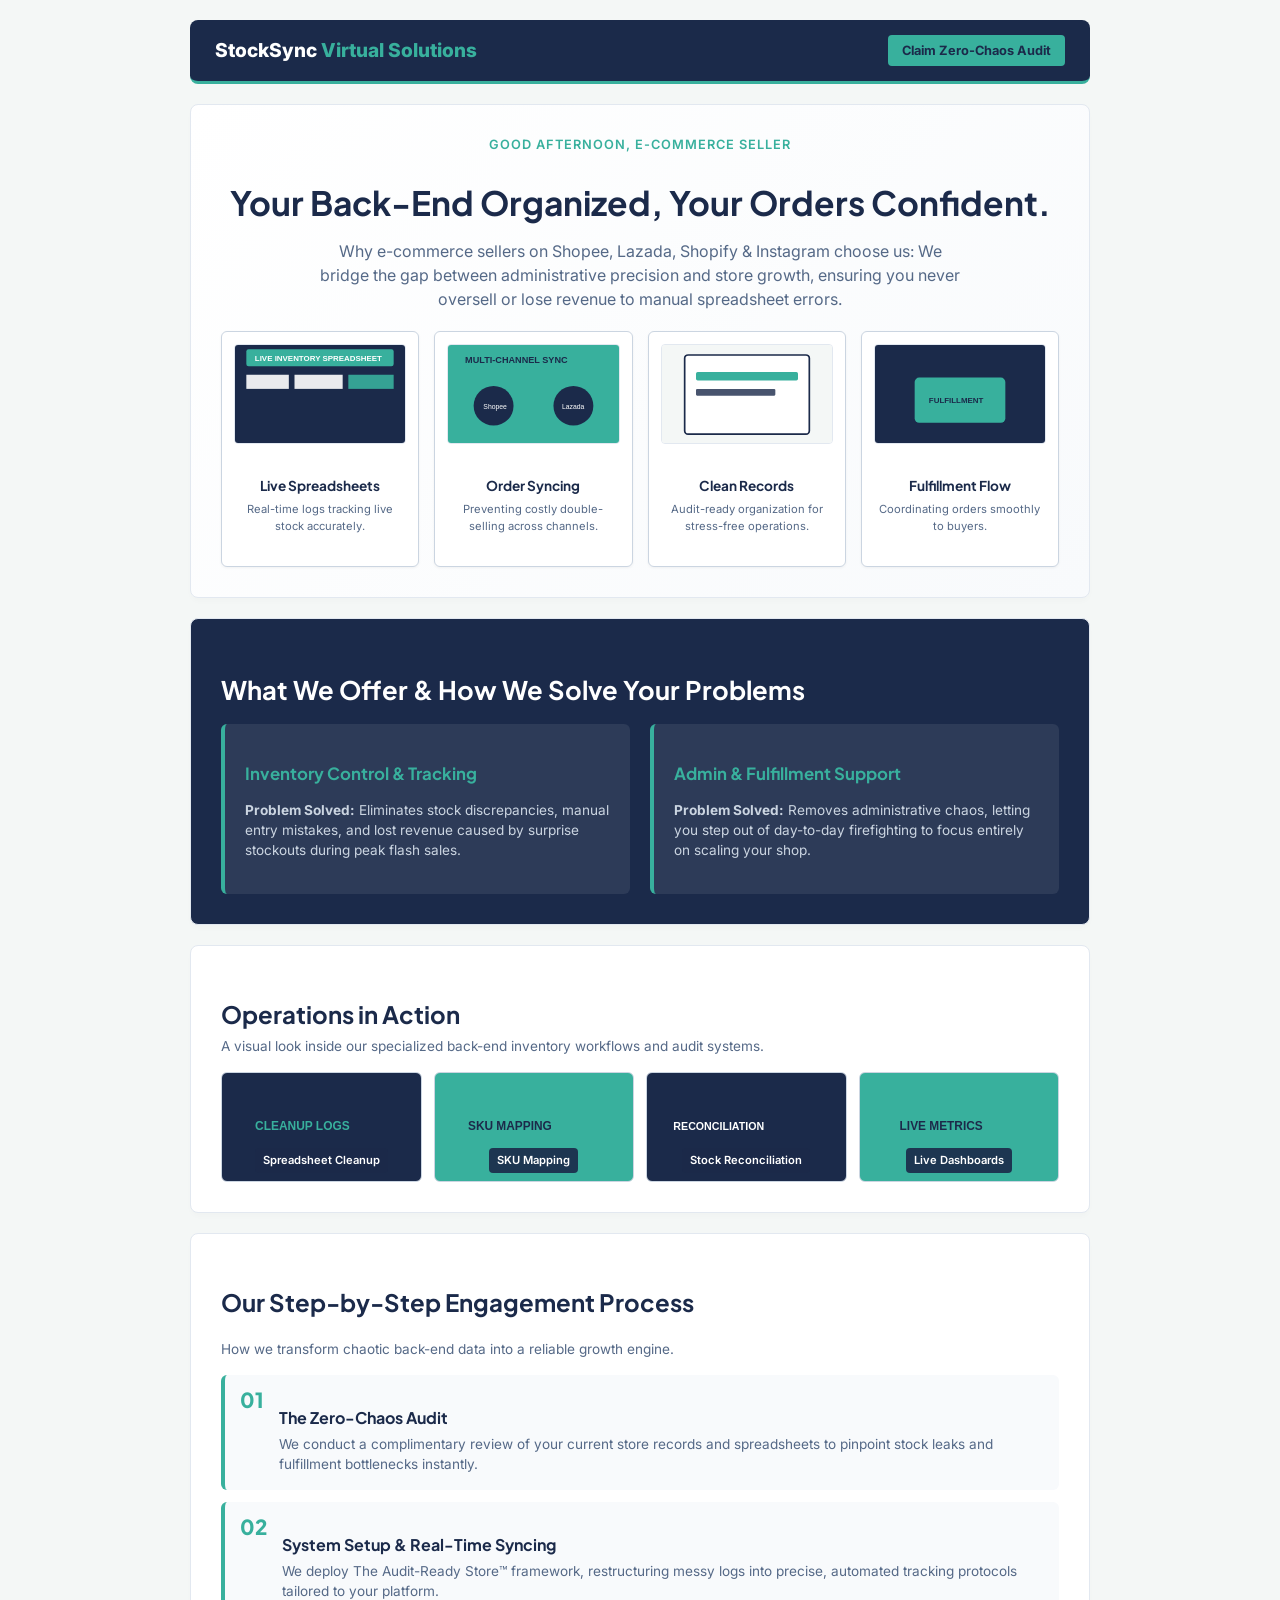
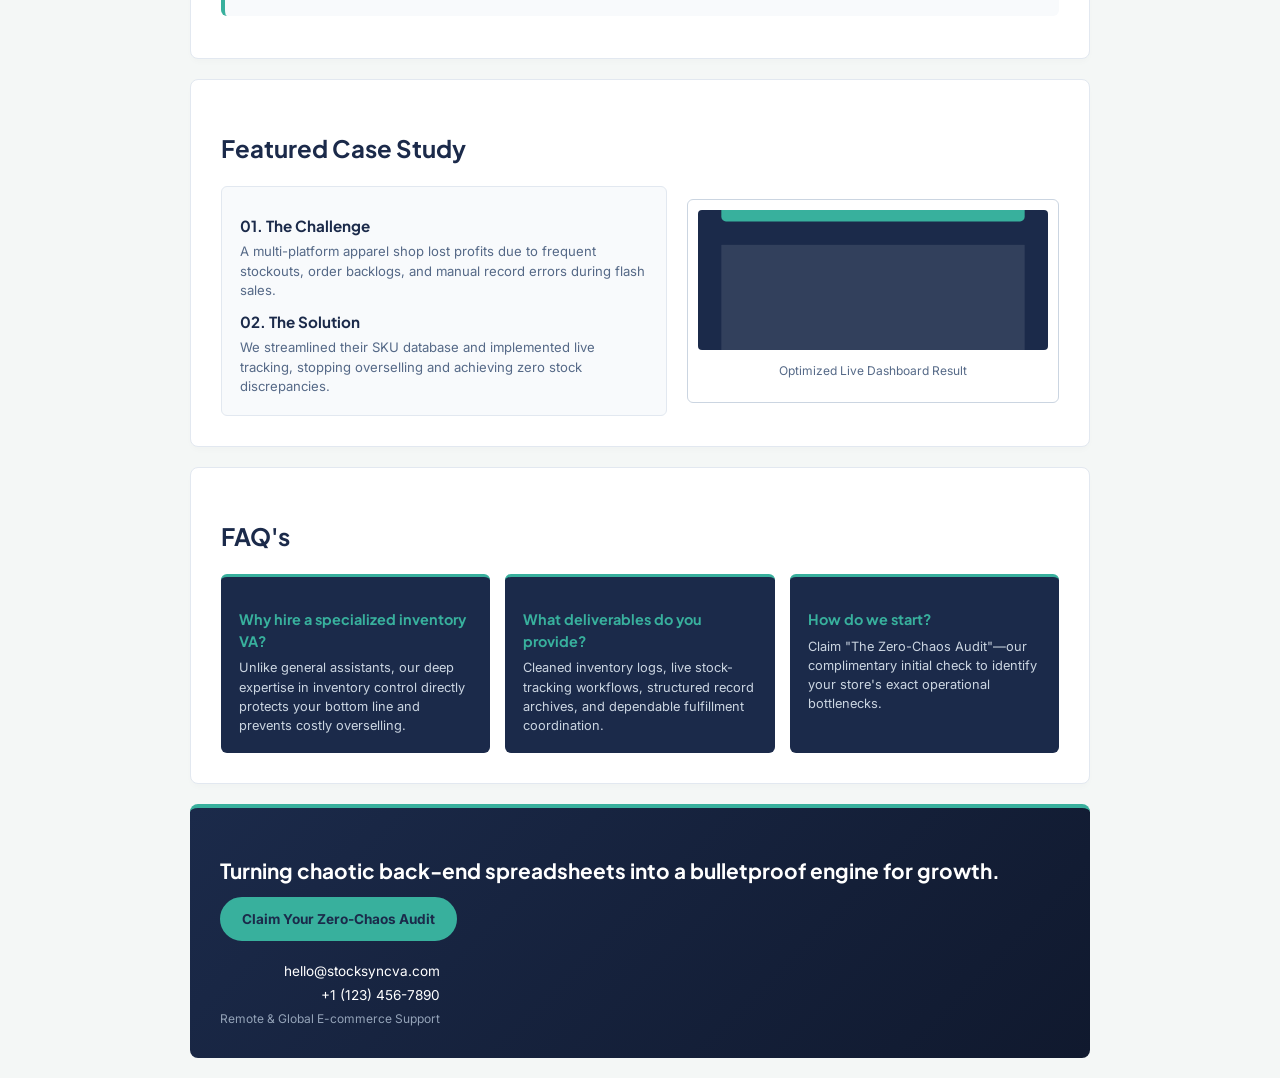
<file: index.html>
<!DOCTYPE html>
<html lang="en">
<head>
    <meta charset="UTF-8">
    <meta name="viewport" content="width=device-width, initial-scale=1.0">
    <title>StockSync Virtual Solutions | E-Commerce Inventory & Operations VA</title>
    <link href="https://fonts.googleapis.com/css2?family=Inter:wght@400;500;600;700&family=Plus+Jakarta+Sans:wght@600;700;800&display=swap" rel="stylesheet">
    <link rel="stylesheet" href="style.css">
</head>
<body>

    <div class="portfolio-container">
        
        <!-- Header Bar -->
        <div class="header-bar">
            <a href="#" class="logo-text">StockSync <span>Virtual Solutions</span></a>
            <div class="nav-badge" id="auditTriggerBtn">Claim Zero-Chaos Audit</div>
        </div>

        <!-- SECTION 1: HERO & WHY HIRE US -->
        <div class="section hero">
            <div id="dynamicGreeting" style="font-size: 0.8rem; font-weight: 600; color: var(--mint); margin-bottom: 6px; text-transform: uppercase; letter-spacing: 1px;">Welcome, E-Commerce Seller</div>
            <h1>Your Back-End Organized, Your Orders Confident.</h1>
            <p>Why e-commerce sellers on Shopee, Lazada, Shopify & Instagram choose us: We bridge the gap between administrative precision and store growth, ensuring you never oversell or lose revenue to manual spreadsheet errors.</p>
            
            <div class="visual-grid">
                <div class="visual-card">
                    <img src="data:image/svg+xml;utf8,<svg xmlns='http://www.w3.org/2000/svg' width='300' height='200' viewBox='0 0 300 200'><rect width='300' height='200' fill='%231B2A4A'/><rect x='20' y='20' width='260' height='30' fill='%2338B09D' rx='4'/><text x='35' y='40' fill='%23FFFFFF' font-family='Arial' font-size='14' font-weight='bold'>LIVE INVENTORY SPREADSHEET</text><rect x='20' y='65' width='75' height='25' fill='%23FFFFFF' opacity='0.9'/><rect x='105' y='65' width='85' height='25' fill='%23FFFFFF' opacity='0.9'/><rect x='200' y='65' width='80' height='25' fill='%2338B09D' opacity='0.9'/></svg>" alt="Live Spreadsheet">
                    <h4>Live Spreadsheets</h4>
                    <p>Real-time logs tracking live stock accurately.</p>
                </div>
                <div class="visual-card">
                    <img src="data:image/svg+xml;utf8,<svg xmlns='http://www.w3.org/2000/svg' width='300' height='200' viewBox='0 0 300 200'><rect width='300' height='200' fill='%2338B09D'/><text x='30' y='45' fill='%231B2A4A' font-family='Arial' font-size='16' font-weight='bold'>MULTI-CHANNEL SYNC</text><circle cx='80' cy='120' r='35' fill='%231B2A4A'/><text x='62' y='125' fill='%23FFFFFF' font-family='Arial' font-size='12'>Shopee</text><circle cx='220' cy='120' r='35' fill='%231B2A4A'/><text x='200' y='125' fill='%23FFFFFF' font-family='Arial' font-size='12'>Lazada</text></svg>" alt="Order Sync">
                    <h4>Order Syncing</h4>
                    <p>Preventing costly double-selling across channels.</p>
                </div>
                <div class="visual-card">
                    <img src="data:image/svg+xml;utf8,<svg xmlns='http://www.w3.org/2000/svg' width='300' height='200' viewBox='0 0 300 200'><rect width='300' height='200' fill='%23F4F7F6'/><rect x='40' y='30' width='220' height='140' fill='%23FFFFFF' stroke='%231B2A4A' stroke-width='3' rx='6'/><rect x='60' y='60' width='180' height='15' fill='%2338B09D' rx='3'/><rect x='60' y='90' width='140' height='12' fill='%231B2A4A' opacity='0.8' rx='2'/></svg>" alt="Clean Records">
                    <h4>Clean Records</h4>
                    <p>Audit-ready organization for stress-free operations.</p>
                </div>
                <div class="visual-card">
                    <img src="data:image/svg+xml;utf8,<svg xmlns='http://www.w3.org/2000/svg' width='300' height='200' viewBox='0 0 300 200'><rect width='300' height='200' fill='%231B2A4A'/><rect x='70' y='70' width='160' height='80' fill='%2338B09D' rx='8'/><text x='95' y='115' fill='%231B2A4A' font-family='Arial' font-size='14' font-weight='bold'>FULFILLMENT</text></svg>" alt="Fulfillment Flow">
                    <h4>Fulfillment Flow</h4>
                    <p>Coordinating orders smoothly to buyers.</p>
                </div>
            </div>
        </div>

        <!-- SECTION 2: WHAT WE OFFER & SOLVING PROBLEMS -->
        <div class="section what-we-do">
            <h2>What We Offer & How We Solve Your Problems</h2>
            <div class="service-grid">
                <div class="service-card">
                    <h3>Inventory Control & Tracking</h3>
                    <p><strong>Problem Solved:</strong> Eliminates stock discrepancies, manual entry mistakes, and lost revenue caused by surprise stockouts during peak flash sales.</p>
                </div>
                <div class="service-card">
                    <h3>Admin & Fulfillment Support</h3>
                    <p><strong>Problem Solved:</strong> Removes administrative chaos, letting you step out of day-to-day firefighting to focus entirely on scaling your shop.</p>
                </div>
            </div>
        </div>

        <!-- SECTION 3: OPERATIONS IN ACTION -->
        <div class="section operations-action">
            <h2>Operations in Action</h2>
            <div class="subtitle">A visual look inside our specialized back-end inventory workflows and audit systems.</div>
            <div class="photo-mosaic">
                <div class="mosaic-item" style="background-image: url('data:image/svg+xml;utf8,<svg xmlns=\'http://www.w3.org/2000/svg\' width=\'300\' height=\'200\' viewBox=\'0 0 300 200\'><rect width=\'300\' height=\'200\' fill=\'%231B2A4A\'/><text x=\'50\' y=\'105\' fill=\'%2338B09D\' font-family=\'Arial\' font-size=\'18\' font-weight=\'bold\'>CLEANUP LOGS</text></svg>');">
                    <span>Spreadsheet Cleanup</span>
                </div>
                <div class="mosaic-item" style="background-image: url('data:image/svg+xml;utf8,<svg xmlns=\'http://www.w3.org/2000/svg\' width=\'300\' height=\'200\' viewBox=\'0 0 300 200\'><rect width=\'300\' height=\'200\' fill=\'%2338B09D\'/><text x=\'50\' y=\'105\' fill=\'%231B2A4A\' font-family=\'Arial\' font-size=\'18\' font-weight=\'bold\'>SKU MAPPING</text></svg>');">
                    <span>SKU Mapping</span>
                </div>
                <div class="mosaic-item" style="background-image: url('data:image/svg+xml;utf8,<svg xmlns=\'http://www.w3.org/2000/svg\' width=\'300\' height=\'200\' viewBox=\'0 0 300 200\'><rect width=\'300\' height=\'200\' fill=\'%231B2A4A\'/><text x=\'40\' y=\'105\' fill=\'%23FFFFFF\' font-family=\'Arial\' font-size=\'16\' font-weight=\'bold\'>RECONCILIATION</text></svg>');">
                    <span>Stock Reconciliation</span>
                </div>
                <div class="mosaic-item" style="background-image: url('data:image/svg+xml;utf8,<svg xmlns=\'http://www.w3.org/2000/svg\' width=\'300\' height=\'200\' viewBox=\'0 0 300 200\'><rect width=\'300\' height=\'200\' fill=\'%2338B09D\'/><text x=\'60\' y=\'105\' fill=\'%231B2A4A\' font-family=\'Arial\' font-size=\'18\' font-weight=\'bold\'>LIVE METRICS</text></svg>');">
                    <span>Live Dashboards</span>
                </div>
            </div>
        </div>

        <!-- SECTION 4: HOW WE WORK -->
        <div class="section">
            <h2>Our Step-by-Step Engagement Process</h2>
            <div class="subtitle">How we transform chaotic back-end data into a reliable growth engine.</div>
            <div class="step-container">
                <div class="step-item">
                    <div class="step-num">01</div>
                    <div class="step-content">
                        <h3>The Zero-Chaos Audit</h3>
                        <p>We conduct a complimentary review of your current store records and spreadsheets to pinpoint stock leaks and fulfillment bottlenecks instantly.</p>
                    </div>
                </div>
                <div class="step-item">
                    <div class="step-num">02</div>
                    <div class="step-content">
                        <h3>System Setup & Real-Time Syncing</h3>
                        <p>We deploy The Audit-Ready Store™ framework, restructuring messy logs into precise, automated tracking protocols tailored to your platform.</p>
                    </div>
                </div>
            </div>
        </div>

        <!-- SECTION 5: FEATURED CASE STUDY -->
        <div class="section">
            <h2>Featured Case Study</h2>
            <div class="case-grid">
                <div class="case-box">
                    <h3>01. The Challenge</h3>
                    <p>A multi-platform apparel shop lost profits due to frequent stockouts, order backlogs, and manual record errors during flash sales.</p>
                    <h3>02. The Solution</h3>
                    <p>We streamlined their SKU database and implemented live tracking, stopping overselling and achieving zero stock discrepancies.</p>
                </div>
                <div class="case-img-box">
                    <img src="data:image/svg+xml;utf8,<svg xmlns='http://www.w3.org/2000/svg' width='300' height='200' viewBox='0 0 300 200'><rect width='300' height='200' fill='%231B2A4A'/><rect x='20' y='20' width='260' height='30' fill='%2338B09D' rx='4'/><text x='35' y='40' fill='%23FFFFFF' font-family='Arial' font-size='14' font-weight='bold'>DASHBOARD SUCCESS</text><rect x='20' y='70' width='260' height='100' fill='%23FFFFFF' opacity='0.1'/></svg>" alt="Dashboard Case Study">
                    <p style="font-size: 0.75rem; color: var(--text-muted); margin-top: 6px;">Optimized Live Dashboard Result</p>
                </div>
            </div>
        </div>

        <!-- SECTION 6: FAQ'S -->
        <div class="section">
            <h2>FAQ's</h2>
            <div class="faq-grid">
                <div class="faq-box">
                    <h3>Why hire a specialized inventory VA?</h3>
                    <p>Unlike general assistants, our deep expertise in inventory control directly protects your bottom line and prevents costly overselling.</p>
                </div>
                <div class="faq-box">
                    <h3>What deliverables do you provide?</h3>
                    <p>Cleaned inventory logs, live stock-tracking workflows, structured record archives, and dependable fulfillment coordination.</p>
                </div>
                <div class="faq-box">
                    <h3>How do we start?</h3>
                    <p>Claim "The Zero-Chaos Audit"—our complimentary initial check to identify your store's exact operational bottlenecks.</p>
                </div>
            </div>
        </div>

        <!-- SECTION 7: FINAL CONTACT / FOOTER -->
        <div class="footer-contact">
            <div class="footer-left">
                <h2>Turning chaotic back-end spreadsheets into a bulletproof engine for growth.</h2>
                <a href="mailto:hello@stocksyncva.com" class="btn-claim" id="footerClaimBtn">Claim Your Zero-Chaos Audit</a>
            </div>
            <div class="footer-right">
                <a href="mailto:hello@stocksyncva.com">hello@stocksyncva.com</a>
                <a href="tel:+11234567890">+1 (123) 456-7890</a>
                <p>Remote & Global E-commerce Support</p>
            </div>
        </div>

    </div>

    <!-- Interactive JavaScript Modal -->
    <div class="modal-overlay" id="auditModal">
        <div class="modal-content">
            <span class="close-modal" id="closeModalBtn">&times;</span>
            <h3 style="color: var(--navy); margin-top: 0;">Claim Your Zero-Chaos Audit</h3>
            <p style="font-size: 0.85rem; color: var(--text-muted);">Ready to stop losing revenue to manual inventory errors? Send us a message directly to schedule your complimentary store audit.</p>
            <a href="mailto:hello@stocksyncva.com?subject=Zero-Chaos%20Audit%20Inquiry" class="btn-claim" style="margin-top: 10px; display: inline-block;">Email Us Now</a>
        </div>
    </div>

    <script src="script.js"></script>
</body>
</html>
</file>
<file: style.css>
:root {
    --navy: #1B2A4A;
    --mint: #38B09D;
    --offwhite: #F4F7F6;
    --text-dark: #2C3E50;
    --text-muted: #556987;
    --border-color: #cbd5e1;
}

*, *::before, *::after {
    box-sizing: border-box;
}

body {
    font-family: 'Inter', sans-serif;
    background-color: var(--offwhite);
    color: var(--text-dark);
    line-height: 1.5;
    margin: 0;
    padding: 20px;
}

.portfolio-container {
    max-width: 900px;
    margin: 0 auto;
}

h1, h2, h3, h4 {
    font-family: 'Plus Jakarta Sans', sans-serif;
    color: var(--navy);
}

.header-bar {
    background: var(--navy);
    color: #FFFFFF;
    padding: 15px 25px;
    display: flex;
    justify-content: space-between;
    align-items: center;
    border-bottom: 3px solid var(--mint);
    margin-bottom: 20px;
    border-radius: 8px;
}
.logo-text {
    font-weight: 800;
    font-size: 1.2rem;
    color: #FFFFFF;
    text-decoration: none;
}
.logo-text span {
    color: var(--mint);
}
.nav-badge {
    background-color: var(--mint);
    color: var(--navy);
    padding: 6px 14px;
    border-radius: 4px;
    font-size: 0.8rem;
    font-weight: 700;
    cursor: pointer;
    transition: opacity 0.2s;
}
.nav-badge:hover {
    opacity: 0.85;
}

.section {
    background: #FFFFFF;
    padding: 30px;
    margin-bottom: 20px;
    border-radius: 8px;
    border: 1px solid #e2e8f0;
    box-shadow: 0 4px 6px -1px rgba(0,0,0,0.02);
}

.hero {
    text-align: center;
    background: linear-gradient(135deg, #ffffff 0%, #f8fafc 100%);
}
.hero h1 {
    font-size: 2.1rem;
    margin-bottom: 12px;
}
.hero p {
    font-size: 1rem;
    max-width: 650px;
    margin: 0 auto 20px auto;
    color: var(--text-muted);
}

.visual-grid {
    display: grid;
    grid-template-columns: repeat(auto-fit, minmax(180px, 1fr));
    gap: 15px;
    margin-top: 20px;
}
.visual-card {
    background: #FFFFFF;
    border: 1px solid var(--border-color);
    border-radius: 6px;
    padding: 12px;
    text-align: center;
    box-shadow: 0 1px 3px rgba(0,0,0,0.05);
}
.visual-card img {
    width: 100%;
    height: 100px;
    object-fit: cover;
    border-radius: 4px;
    border: 1px solid #e2e8f0;
    margin-bottom: 8px;
}
.visual-card h4 {
    font-size: 0.85rem;
    margin-bottom: 4px;
}
.visual-card p {
    font-size: 0.7rem;
    color: var(--text-muted);
}

.what-we-do {
    background-color: var(--navy);
    color: #FFFFFF;
}
.what-we-do h2 {
    color: #FFFFFF;
    font-size: 1.6rem;
    margin-bottom: 15px;
}
.service-grid {
    display: grid;
    grid-template-columns: repeat(auto-fit, minmax(260px, 1fr));
    gap: 20px;
}
.service-card {
    background: rgba(255, 255, 255, 0.08);
    padding: 20px;
    border-radius: 6px;
    border-left: 4px solid var(--mint);
}
.service-card h3 {
    color: var(--mint);
    margin-bottom: 8px;
    font-size: 1.05rem;
}
.service-card p {
    color: #cbd5e1;
    font-size: 0.85rem;
}

.operations-action h2 {
    font-size: 1.5rem;
    margin-bottom: 4px;
}
.subtitle {
    font-size: 0.85rem;
    color: var(--text-muted);
    margin-bottom: 15px;
}
.photo-mosaic {
    display: grid;
    grid-template-columns: repeat(auto-fit, minmax(180px, 1fr));
    gap: 12px;
}
.mosaic-item {
    border-radius: 6px;
    text-align: center;
    display: flex;
    align-items: flex-end;
    justify-content: center;
    height: 110px;
    background-size: cover;
    background-position: center;
    border: 1px solid var(--border-color);
    padding-bottom: 8px;
}
.mosaic-item span {
    background: rgba(27, 42, 74, 0.9);
    color: #ffffff;
    padding: 4px 8px;
    font-size: 0.7rem;
    font-weight: 600;
    border-radius: 4px;
}

.step-container {
    margin-top: 15px;
}
.step-item {
    background: #F8FAFC;
    padding: 15px;
    border-radius: 6px;
    margin-bottom: 12px;
    border-left: 4px solid var(--mint);
    display: flex;
    align-items: flex-start;
    gap: 15px;
}
.step-num {
    font-family: 'Plus Jakarta Sans', sans-serif;
    font-size: 1.3rem;
    font-weight: 800;
    color: var(--mint);
    line-height: 1;
}
.step-content h3 {
    font-size: 1rem;
    margin-bottom: 4px;
}
.step-content p {
    font-size: 0.85rem;
    color: var(--text-muted);
    margin: 0;
}

.case-grid {
    display: grid;
    grid-template-columns: 1.2fr 1fr;
    gap: 20px;
    align-items: center;
}
@media (max-width: 768px) {
    .case-grid { grid-template-columns: 1fr; }
}
.case-box {
    background: #F8FAFC;
    padding: 18px;
    border-radius: 6px;
    border: 1px solid #e2e8f0;
}
.case-box h3 {
    font-size: 0.95rem;
    margin-top: 10px;
    margin-bottom: 4px;
}
.case-box p {
    font-size: 0.82rem;
    color: var(--text-muted);
    margin: 0;
}
.case-img-box {
    text-align: center;
    background: #FFFFFF;
    border: 1px solid var(--border-color);
    border-radius: 6px;
    padding: 10px;
}
.case-img-box img {
    width: 100%;
    height: 140px;
    object-fit: cover;
    border-radius: 4px;
}

.faq-grid {
    display: grid;
    grid-template-columns: repeat(auto-fit, minmax(240px, 1fr));
    gap: 15px;
    margin-top: 15px;
}
.faq-box {
    background: var(--navy);
    color: #FFFFFF;
    padding: 18px;
    border-radius: 6px;
    border-top: 3px solid var(--mint);
}
.faq-box h3 {
    color: var(--mint);
    font-size: 0.9rem;
    margin-bottom: 6px;
}
.faq-box p {
    color: #cbd5e1;
    font-size: 0.8rem;
    margin: 0;
}

.footer-contact {
    background: linear-gradient(135deg, var(--navy) 0%, #10192e 100%);
    color: #FFFFFF;
    padding: 30px;
    border-radius: 8px;
    display: flex;
    justify-content: space-between;
    align-items: center;
    flex-wrap: wrap;
    gap: 20px;
    border-top: 4px solid var(--mint);
}
.footer-left h2 {
    font-size: 1.3rem;
    color: #FFFFFF;
    margin-bottom: 10px;
}
.btn-claim {
    background: var(--mint);
    color: var(--navy);
    border: 2px solid var(--mint);
    padding: 10px 20px;
    border-radius: 25px;
    text-decoration: none;
    font-weight: 700;
    font-size: 0.85rem;
    cursor: pointer;
    transition: all 0.2s;
    display: inline-block;
}
.btn-claim:hover {
    background: transparent;
    color: #FFFFFF;
}
.footer-right {
    text-align: right;
    font-size: 0.85rem;
}
.footer-right a {
    color: #FFFFFF;
    text-decoration: none;
    display: block;
    margin-bottom: 4px;
}
.footer-right p {
    color: #94a3b8;
    font-size: 0.75rem;
    margin: 0;
}

.modal-overlay {
    display: none;
    position: fixed;
    top: 0; left: 0; width: 100%; height: 100%;
    background: rgba(27, 42, 74, 0.7);
    justify-content: center;
    align-items: center;
    z-index: 1000;
    padding: 20px;
}
.modal-content {
    background: #FFFFFF;
    padding: 30px;
    border-radius: 8px;
    max-width: 450px;
    width: 100%;
    text-align: center;
    position: relative;
    border-top: 4px solid var(--mint);
}
.close-modal {
    position: absolute;
    top: 10px; right: 15px;
    font-size: 1.2rem;
    cursor: pointer;
    color: var(--navy);
    font-weight: bold;
}
</file>
